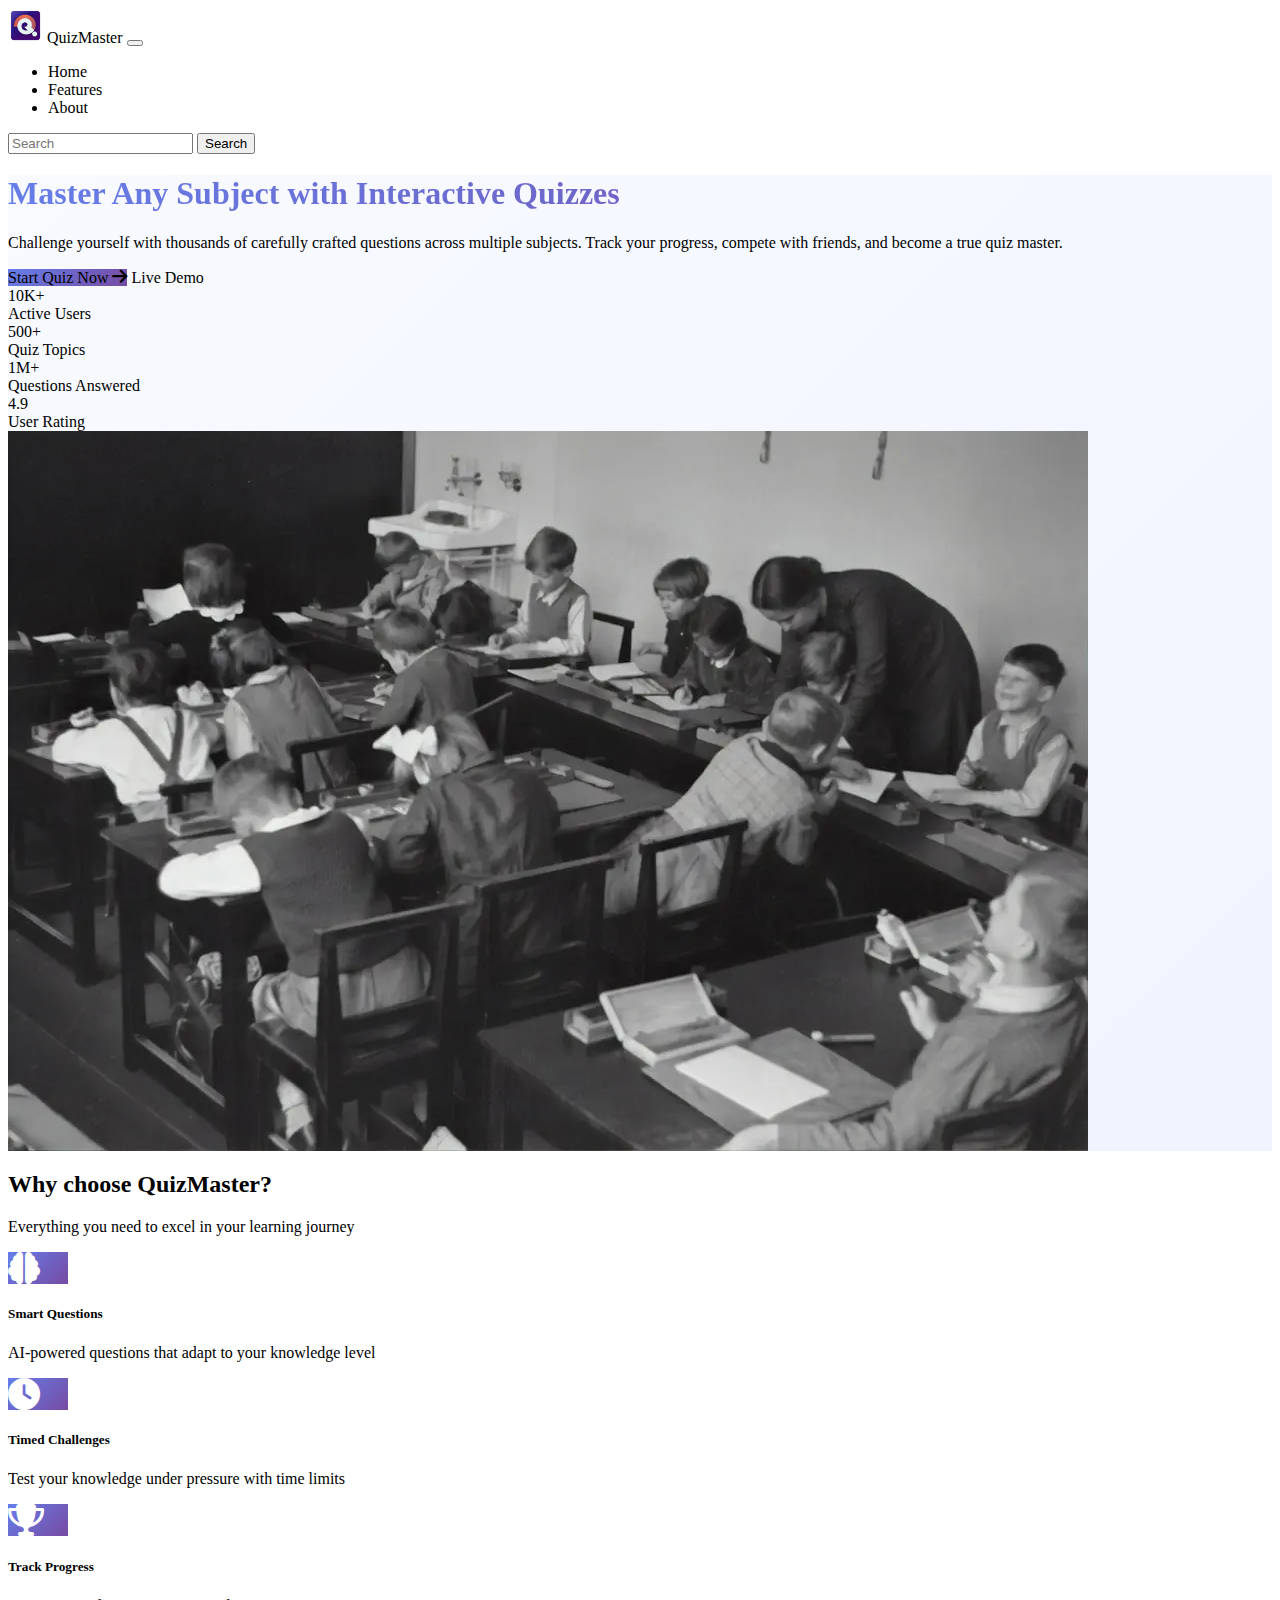
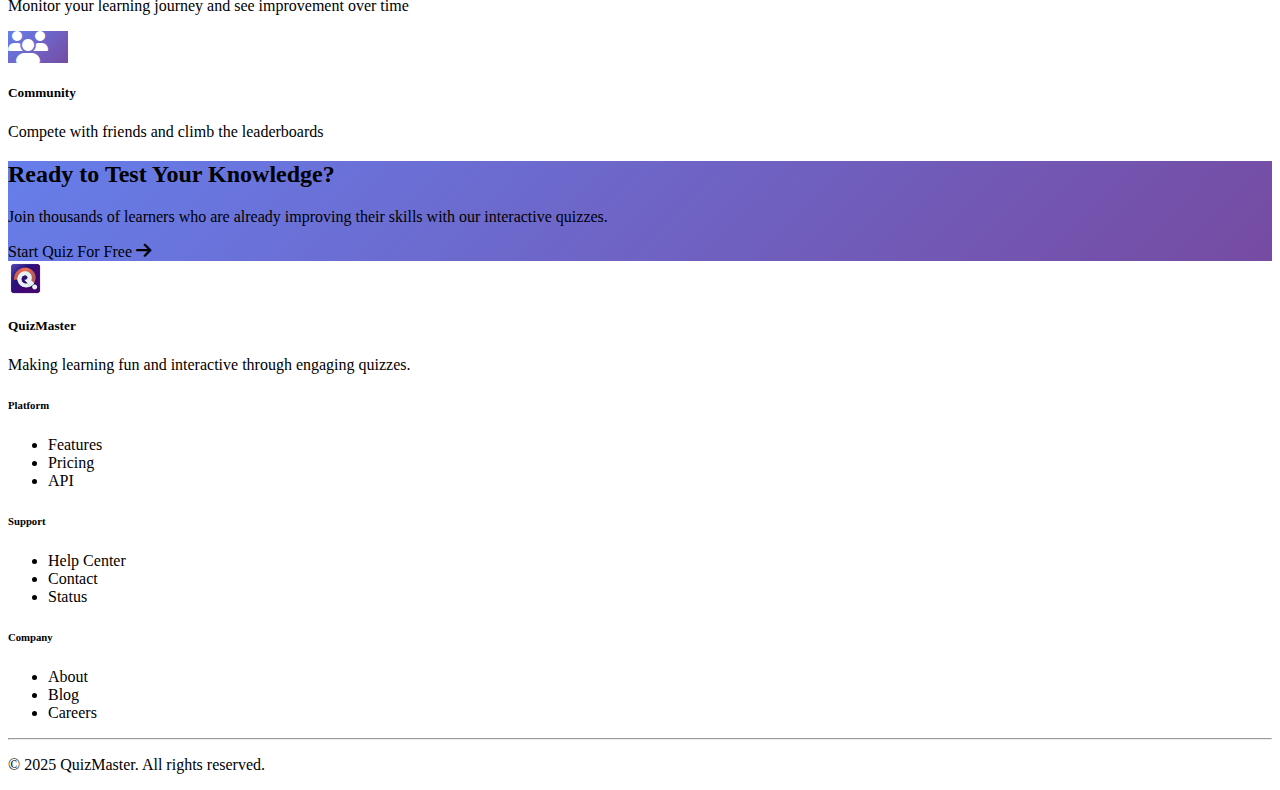
<file: index.html>
<html lang="en">
<head>
    <meta charset="UTF-8">
    <meta name="viewport" content="width=device-width, initial-scale=1.0">
    <meta name="description" content="QuizMaster - Fun and interactive quizzes to test your knowledge, track progress, and compete with friends.">
    <title>QuizMaster</title>
    <!-- fontawsome -->
    <link rel="preload" href="https://cdnjs.cloudflare.com/ajax/libs/font-awesome/6.4.2/css/all.min.css" as="style" onload="this.onload=null;this.rel='stylesheet'">
    <noscript><link rel="stylesheet" href="https://cdnjs.cloudflare.com/ajax/libs/font-awesome/6.4.2/css/all.min.css"></noscript>
    <link rel="icon" type="image/png" href="images/logo.webp">

    <link href="https://cdn.jsdelivr.net/npm/bootstrap@5.3.8/dist/css/bootstrap.min.css" rel="stylesheet" integrity="sha384-sRIl4kxILFvY47J16cr9ZwB07vP4J8+LH7qKQnuqkuIAvNWLzeN8tE5YBujZqJLB" crossorigin="anonymous">
    <link rel="stylesheet" href="css/main.css">
</head>
<body>
    <nav class="navbar navbar-expand-lg bg-white sticky-top shadow-sm">
        <div class="container">
            <a class="navbar-brand fw-bold d-flex justify-content-center align-items-center" href="#">
                <img src="images/logo.webp" alt="logo" width="35" class="object-fit-cover object-fit-cover rounded-circle">
                QuizMaster
            </a>
            <button class="navbar-toggler" type="button" data-bs-toggle="collapse" data-bs-target="#navbarSupportedContent" aria-controls="navbarSupportedContent" aria-expanded="false" aria-label="Toggle navigation">
            <span class="navbar-toggler-icon"></span>
            </button>
            <div class="collapse navbar-collapse mb-4 mb-lg-0 " id="navbarSupportedContent">
            <ul class="navbar-nav ms-auto ">
                <li class="nav-item me-2">
                <a class="nav-link active" aria-current="page" href="#">Home</a>
                </li>
                <li class="nav-item me-2">
                <a class="nav-link active" aria-current="page" href="#features">Features</a>
                </li>
                <li class="nav-item me-2">
                <a class="nav-link" href="#">About</a>
                </li>
            </ul>
            <form class="d-flex align-items-center mb-0" role="search">
                        <input class="form-control me-2" type="search" placeholder="Search" aria-label="Search"/>
                        <button class="btn btn-outline-success" type="submit">Search</button>
            </form>
            </div>
        </div>
    </nav>
    <div class="landing">
        <div class="container pt-5 pb-5">
            <div class="row">
                <div class="text col-12 col-lg-6 mb-5 mb-lg-0 d-flex flex-column align-items-center align-items-lg-start">
                    <h1 class="display-3 fw-bold mb-4 gradient-text text-center text-lg-start">
                        Master Any Subject with Interactive Quizzes
                    </h1>
                    <p class="lead text-muted mb-4 col-lg-10 text-center text-lg-start">
                        Challenge yourself with thousands of carefully crafted questions across multiple subjects. Track your progress, compete with friends, and become a true quiz master.
                    </p>
                    <div class="d-flex flex-column flex-sm-row gap-3 mb-5">
                        <a class="text-white btn btn-primary btn-lg px-4 py-3 rounded-3 gradient-btn " href="QuizPages/getStart.html">Start Quiz Now <i class="fa-solid fa-arrow-right" style="font-size: 1.1rem;"></i></a>
                        <a href="#" class="btn btn-outline-secondary btn-lg px-4 py-3 rounded-3">Live Demo</a>
                    </div>
                    <div class="row g-4 pt-4">
                        <div class="col-6 col-lg-3 text-center">
                            <div class="h4 fw-bold mb-1">10K+</div>
                            <div class="small text-muted">Active Users</div>
                        </div>
                        <div class="col-6 col-lg-3 text-center">
                            <div class="h4 fw-bold mb-1">500+</div>
                            <div class="small text-muted">Quiz Topics</div>
                        </div>
                        <div class="col-6 col-lg-3 text-center">
                            <div class="h4 fw-bold mb-1">1M+</div>
                            <div class="small text-muted">Questions Answered</div>
                        </div>
                        <div class="col-6 col-lg-3 text-center">
                            <div class="h4 fw-bold mb-1">4.9</div>
                            <div class="small text-muted">User Rating</div>
                        </div>
                    </div>
                </div>
                <div class="image col-12 col-lg-6 d-flex align-items-center ">
                    <img src="images/landing.webp" alt="quiz illustration" class="img-fluid rounded-5">
                </div>
            </div>
        </div>
    </div>
    <div class="features pt-5 pb-5">
        <div class="container">
            <div class="heading text-center mb-5">
                <h2 class="text-capitalize fw-bold ">Why choose QuizMaster?</h2>
                <p class="lead text-muted">Everything you need to excel in your learning journey</p>
            </div>
            <div class="row g-4 " id="features">
                <div class="col-12 col-md-6 col-lg-3 ">
                    <div class="feature-card bg-body-tertiary rounded-4 p-4 d-flex flex-column shadow-sm align-items-center h-100">
                        <div class="icon gradient-icon p-2 mb-3 rounded-3 d-flex justify-content-center align-items-center">
                            <i class="fa-solid fa-brain fa-2x "></i>
                        </div>
                        <div class="text text-center">
                            <h5 class="fw-bold mb-3">Smart Questions</h5>
                            <p class="text-muted">AI-powered questions that adapt to your knowledge level</p>
                        </div>
                    </div>
                </div>
                <div class="col-12 col-md-6 col-lg-3 ">
                    <div class="feature-card bg-body-tertiary rounded-4 p-4 d-flex flex-column shadow-sm align-items-center h-100 ">
                        <div class="icon gradient-icon p-2 mb-3 rounded-3 d-flex justify-content-center align-items-center">
                            <i class="fa-solid fa-clock fa-2x "></i>
                        </div>
                        <div class="text text-center">
                            <h5 class="fw-bold mb-3">Timed Challenges</h5>
                            <p class="text-muted">Test your knowledge under pressure with time limits</p>
                        </div>
                    </div>
                </div>
                <div class="col-12 col-md-6 col-lg-3">
                    <div class="feature-card bg-body-tertiary rounded-4 p-4 d-flex flex-column shadow-sm align-items-center h-100 ">
                        <div class="icon gradient-icon p-2 mb-3 rounded-3 d-flex justify-content-center align-items-center">
                            <i class="fa-solid fa-trophy fa-2x "></i>
                        </div>
                        <div class="text text-center">
                            <h5 class="fw-bold mb-3">Track Progress</h5>
                            <p class="text-muted">Monitor your learning journey and see improvement over time</p>
                        </div>
                    </div>
                </div>
                <div class="col-12 col-md-6 col-lg-3">
                    <div class="feature-card bg-body-tertiary rounded-4 p-4 d-flex flex-column shadow-sm align-items-center h-100 ">
                        <div class="icon gradient-icon p-2 mb-3 rounded-3 d-flex justify-content-center align-items-center">
                            <i class="fa-solid fa-users fa-2x "></i>
                        </div>
                        <div class="text text-center">
                            <h5 class="fw-bold mb-3">Community</h5>
                            <p class="text-muted">Compete with friends and climb the leaderboards</p>
                        </div>
                    </div>
                </div>
            </div>
        </div>
    </div>
    <div class="getstart pt-5 pb-5 ">
        <div class="container">
            <div class="heading text-center text-white ">
                <h2 class="text-capitalize fw-bold mb-4 ">Ready to Test Your Knowledge?</h2>
                <p class="lead opacity-75 mb-5">Join thousands of learners who are already improving their skills with our interactive quizzes.</p>
                    <a class="btn btn-light  btn-lg px-4 py-3 rounded-3 text-black " href="QuizPages/getStart.html">Start Quiz For Free <i class="fa-solid fa-arrow-right" style="font-size: 1.1rem;"></i></a>            
            </div>
        </div>
    </div>
    <footer class="bg-dark text-light py-5">
            <div class="container text-white">
                <div class="row g-4">
                    <div class="col-md-6 col-lg-3">
                        <div class="d-flex align-items-center mb-3">
                            <img src="images/logo.webp" alt="logo" width="35" class="object-fit-cover object-fit-cover rounded-circle">
                            <h5 class="m-0">QuizMaster</h3>
                        </div>
                        <p class="small col-9 ">Making learning fun and interactive through engaging quizzes.</p>
                    </div>
                    <div class="col-md-6 col-lg-3">
                        <h6 class="fw-bold text-white mb-3">Platform</h6>
                        <ul class="list-unstyled">
                            <li><a href="#" class="text-decoration-none small">Features</a></li>
                            <li><a href="#" class="text-decoration-none small">Pricing</a></li>
                            <li><a href="#" class="text-decoration-none small">API</a></li>
                        </ul>
                    </div>
                    <div class="col-md-6 col-lg-3">
                        <h6 class="fw-bold text-white mb-3">Support</h6>
                        <ul class="list-unstyled">
                            <li><a href="#" class=" text-decoration-none small">Help Center</a></li>
                            <li><a href="#" class=" text-decoration-none small">Contact</a></li>
                            <li><a href="#" class=" text-decoration-none small">Status</a></li>
                        </ul>
                    </div>
                    <div class="col-md-6 col-lg-3">
                        <h6 class="fw-bold text-white mb-3">Company</h6>
                        <ul class="list-unstyled">
                            <li><a href="#" class="text-decoration-none small">About</a></li>
                            <li><a href="#" class="text-decoration-none small">Blog</a></li>
                            <li><a href="#" class="text-decoration-none small">Careers</a></li>
                        </ul>
                    </div>
                </div>
                <hr class="border-secondary my-4">
                <div class="text-center">
                    <p class="small mb-0">&copy; 2025 QuizMaster. All rights reserved.</p>
                </div>
            </div>
        </footer>

    <script src="https://cdn.jsdelivr.net/npm/bootstrap@5.3.8/dist/js/bootstrap.bundle.min.js" integrity="sha384-FKyoEForCGlyvwx9Hj09JcYn3nv7wiPVlz7YYwJrWVcXK/BmnVDxM+D2scQbITxI" crossorigin="anonymous"></script>
</body>
</html>
</file>
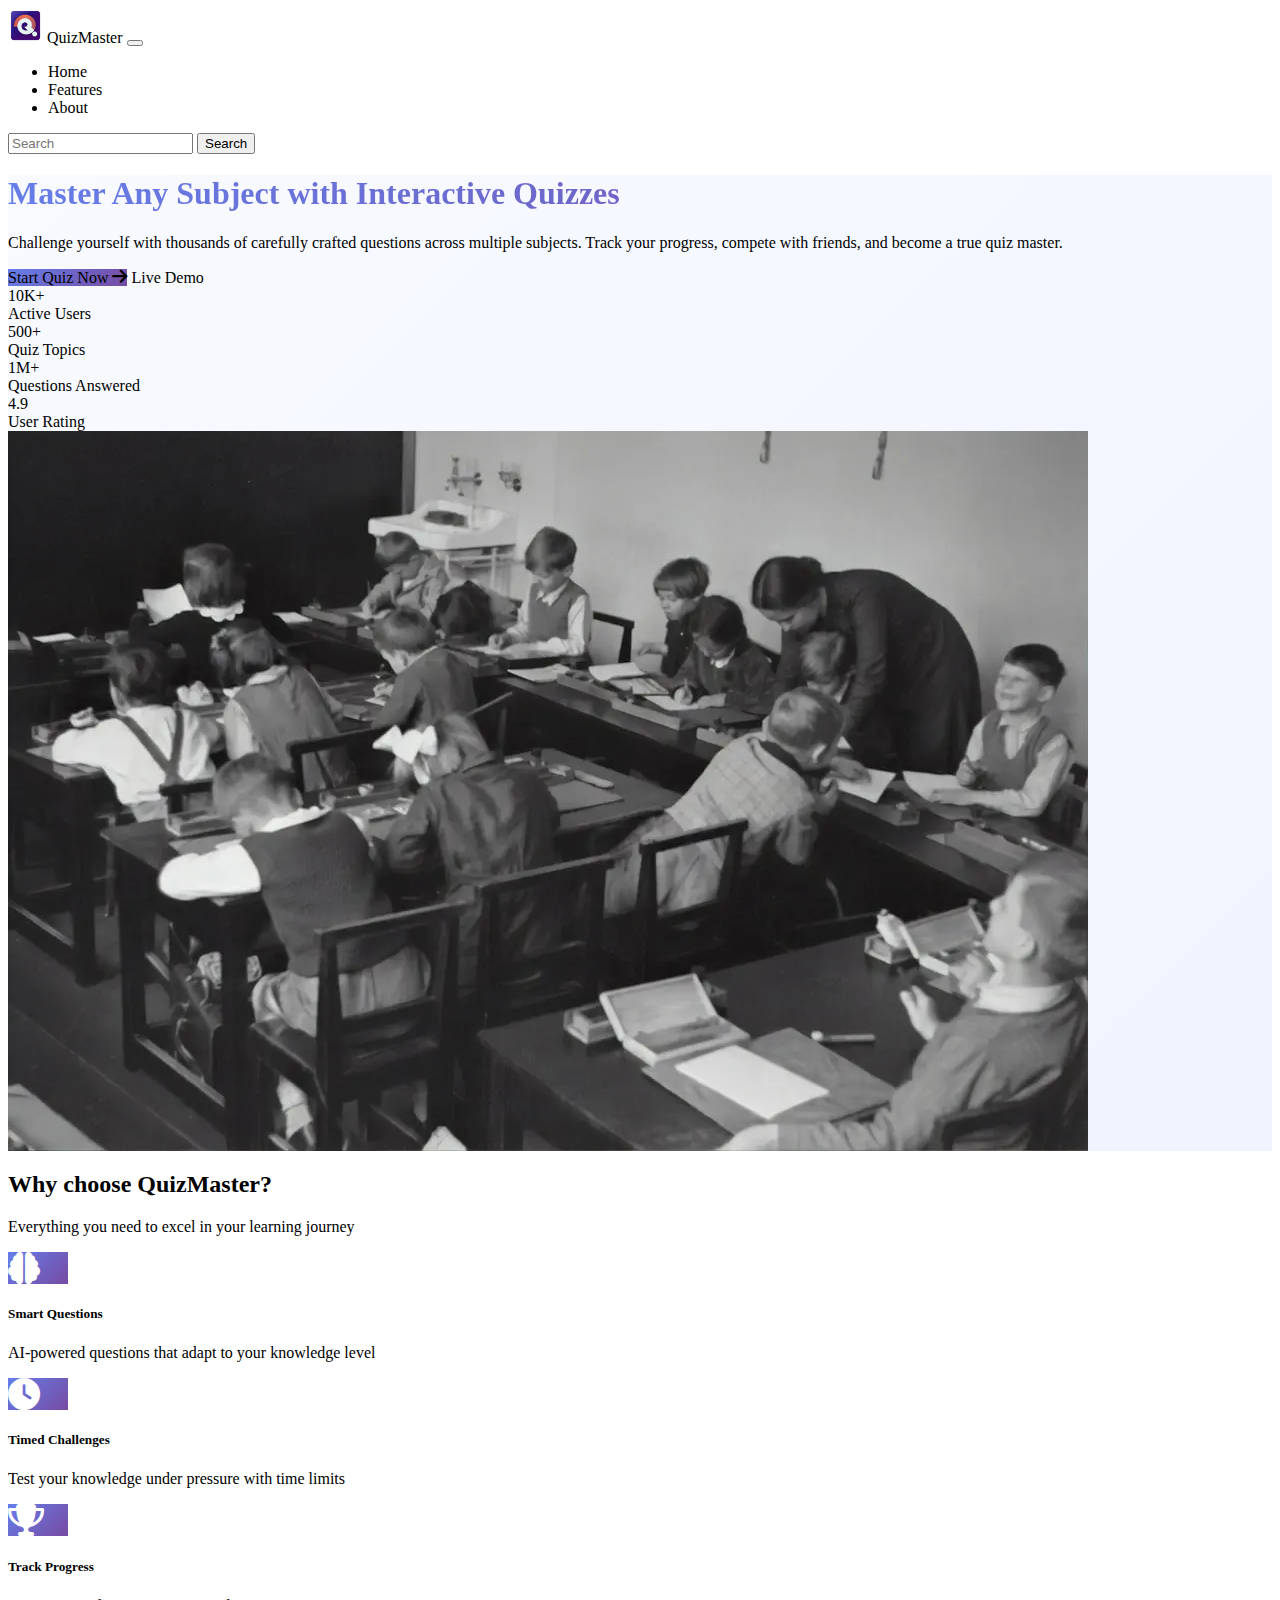
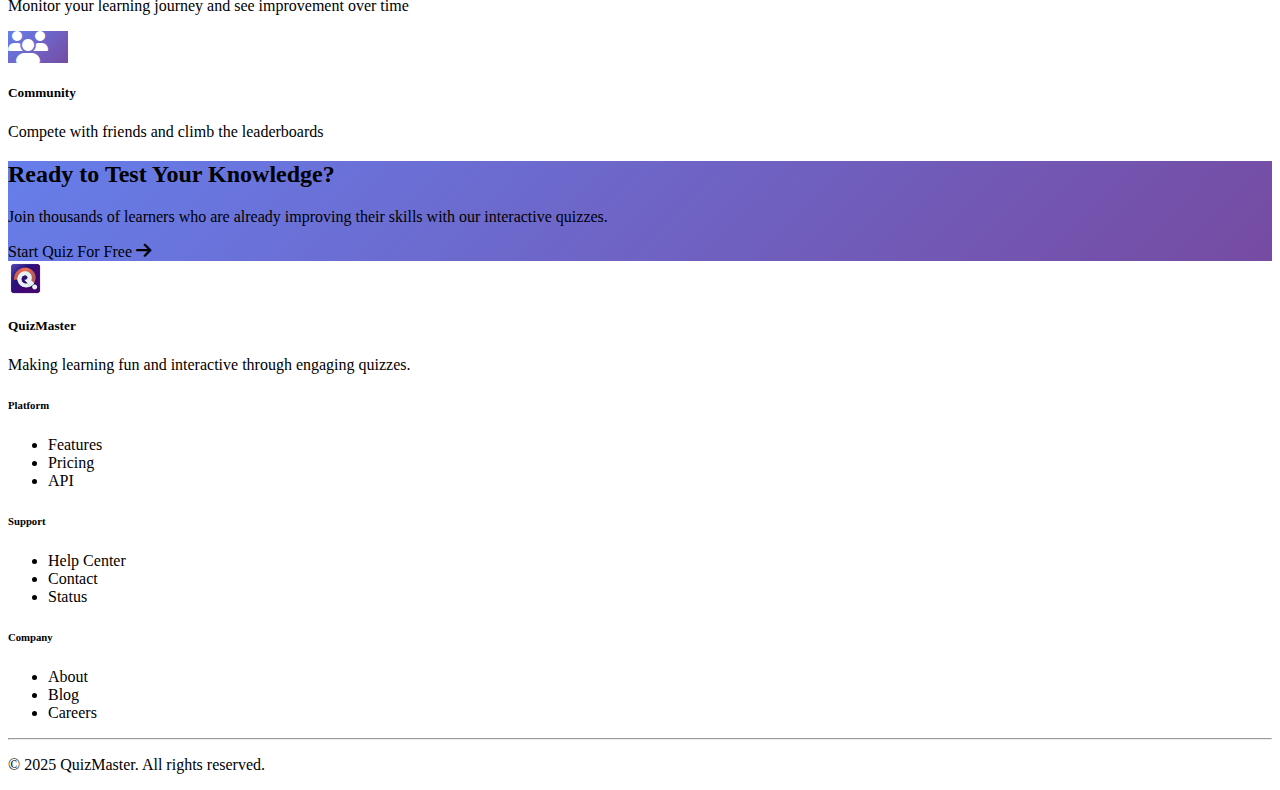
<file: QuizPages/index.html>
<html lang="en">
<head>
    <meta charset="UTF-8">
    <meta name="viewport" content="width=device-width, initial-scale=1.0">
    <meta name="description" content="QuizMaster - Fun and interactive quizzes to test your knowledge, track progress, and compete with friends.">
    <title>Quiz App</title>
    <!-- fontawsome -->
    <link rel="preload" href="https://cdnjs.cloudflare.com/ajax/libs/font-awesome/6.4.2/css/all.min.css" as="style" onload="this.onload=null;this.rel='stylesheet'">
    <noscript><link rel="stylesheet" href="https://cdnjs.cloudflare.com/ajax/libs/font-awesome/6.4.2/css/all.min.css"></noscript>
    <link rel="icon" type="image/png" href="../images/logo.webp">

    <link href="https://cdn.jsdelivr.net/npm/bootstrap@5.3.8/dist/css/bootstrap.min.css" rel="stylesheet" integrity="sha384-sRIl4kxILFvY47J16cr9ZwB07vP4J8+LH7qKQnuqkuIAvNWLzeN8tE5YBujZqJLB" crossorigin="anonymous">
    <link rel="stylesheet" href="../css/main.css">
</head>
<body>
    <nav class="navbar navbar-expand-lg bg-white sticky-top shadow-sm">
        <div class="container">
            <a class="navbar-brand fw-bold d-flex justify-content-center align-items-center" href="#">
                <img src="../images/logo.webp" alt="logo" width="35" class="object-fit-cover object-fit-cover rounded-circle">
                QuizMaster
            </a>
            <button class="navbar-toggler" type="button" data-bs-toggle="collapse" data-bs-target="#navbarSupportedContent" aria-controls="navbarSupportedContent" aria-expanded="false" aria-label="Toggle navigation">
            <span class="navbar-toggler-icon"></span>
            </button>
            <div class="collapse navbar-collapse mb-4 mb-lg-0 " id="navbarSupportedContent">
            <ul class="navbar-nav ms-auto ">
                <li class="nav-item me-2">
                <a class="nav-link active" aria-current="page" href="#">Home</a>
                </li>
                <li class="nav-item me-2">
                <a class="nav-link active" aria-current="page" href="#features">Features</a>
                </li>
                <li class="nav-item me-2">
                <a class="nav-link" href="#">About</a>
                </li>
            </ul>
            <form class="d-flex align-items-center mb-0" role="search">
                        <input class="form-control me-2" type="search" placeholder="Search" aria-label="Search"/>
                        <button class="btn btn-outline-success" type="submit">Search</button>
            </form>
            </div>
        </div>
    </nav>
    <div class="landing">
        <div class="container pt-5 pb-5">
            <div class="row">
                <div class="text col-12 col-lg-6 mb-5 mb-lg-0">
                    <h1 class="display-3 fw-bold mb-4 gradient-text">
                        Master Any Subject with Interactive Quizzes
                    </h1>
                    <p class="lead text-muted mb-4 col-10">
                        Challenge yourself with thousands of carefully crafted questions across multiple subjects. Track your progress, compete with friends, and become a true quiz master.
                    </p>
                    <div class="d-flex flex-column flex-sm-row gap-3 mb-5">
                        <a class="text-white btn btn-primary btn-lg px-4 py-3 rounded-3 gradient-btn " href="getStart.html">Start Quiz Now <i class="fa-solid fa-arrow-right" style="font-size: 1.1rem;"></i></a>
                        <a href="#" class="btn btn-outline-secondary btn-lg px-4 py-3 rounded-3">Live Demo</a>
                    </div>
                    <div class="row g-4 pt-4">
                        <div class="col-6 col-lg-3 text-center">
                            <div class="h4 fw-bold mb-1">10K+</div>
                            <div class="small text-muted">Active Users</div>
                        </div>
                        <div class="col-6 col-lg-3 text-center">
                            <div class="h4 fw-bold mb-1">500+</div>
                            <div class="small text-muted">Quiz Topics</div>
                        </div>
                        <div class="col-6 col-lg-3 text-center">
                            <div class="h4 fw-bold mb-1">1M+</div>
                            <div class="small text-muted">Questions Answered</div>
                        </div>
                        <div class="col-6 col-lg-3 text-center">
                            <div class="h4 fw-bold mb-1">4.9</div>
                            <div class="small text-muted">User Rating</div>
                        </div>
                    </div>
                </div>
                <div class="image col-12 col-lg-6 d-flex align-items-center ">
                    <img src="../images/landing.webp" alt="quiz illustration" class="img-fluid rounded-5">
                </div>
            </div>
        </div>
    </div>
    <div class="features pt-5 pb-5">
        <div class="container">
            <div class="heading text-center mb-5">
                <h2 class="text-capitalize fw-bold ">Why choose QuizMaster?</h2>
                <p class="lead text-muted">Everything you need to excel in your learning journey</p>
            </div>
            <div class="row g-4 " id="features">
                <div class="col-12 col-md-6 col-lg-3 ">
                    <div class="feature-card bg-body-tertiary rounded-4 p-4 d-flex flex-column shadow-sm align-items-center h-100">
                        <div class="icon gradient-icon p-2 mb-3 rounded-3 d-flex justify-content-center align-items-center">
                            <i class="fa-solid fa-brain fa-2x "></i>
                        </div>
                        <div class="text text-center">
                            <h5 class="fw-bold mb-3">Smart Questions</h5>
                            <p class="text-muted">AI-powered questions that adapt to your knowledge level</p>
                        </div>
                    </div>
                </div>
                <div class="col-12 col-md-6 col-lg-3 ">
                    <div class="feature-card bg-body-tertiary rounded-4 p-4 d-flex flex-column shadow-sm align-items-center h-100 ">
                        <div class="icon gradient-icon p-2 mb-3 rounded-3 d-flex justify-content-center align-items-center">
                            <i class="fa-solid fa-clock fa-2x "></i>
                        </div>
                        <div class="text text-center">
                            <h5 class="fw-bold mb-3">Timed Challenges</h5>
                            <p class="text-muted">Test your knowledge under pressure with time limits</p>
                        </div>
                    </div>
                </div>
                <div class="col-12 col-md-6 col-lg-3">
                    <div class="feature-card bg-body-tertiary rounded-4 p-4 d-flex flex-column shadow-sm align-items-center h-100 ">
                        <div class="icon gradient-icon p-2 mb-3 rounded-3 d-flex justify-content-center align-items-center">
                            <i class="fa-solid fa-trophy fa-2x "></i>
                        </div>
                        <div class="text text-center">
                            <h5 class="fw-bold mb-3">Track Progress</h5>
                            <p class="text-muted">Monitor your learning journey and see improvement over time</p>
                        </div>
                    </div>
                </div>
                <div class="col-12 col-md-6 col-lg-3">
                    <div class="feature-card bg-body-tertiary rounded-4 p-4 d-flex flex-column shadow-sm align-items-center h-100 ">
                        <div class="icon gradient-icon p-2 mb-3 rounded-3 d-flex justify-content-center align-items-center">
                            <i class="fa-solid fa-users fa-2x "></i>
                        </div>
                        <div class="text text-center">
                            <h5 class="fw-bold mb-3">Community</h5>
                            <p class="text-muted">Compete with friends and climb the leaderboards</p>
                        </div>
                    </div>
                </div>
            </div>
        </div>
    </div>
    <div class="getstart pt-5 pb-5 ">
        <div class="container">
            <div class="heading text-center text-white ">
                <h2 class="text-capitalize fw-bold mb-4 ">Ready to Test Your Knowledge?</h2>
                <p class="lead opacity-75 mb-5">Join thousands of learners who are already improving their skills with our interactive quizzes.</p>
                    <a class="btn btn-light  btn-lg px-4 py-3 rounded-3 text-black " href="getStart.html">Start Quiz For Free <i class="fa-solid fa-arrow-right" style="font-size: 1.1rem;"></i></a>            
            </div>
        </div>
    </div>
    <footer class="bg-dark text-light py-5">
            <div class="container text-white">
                <div class="row g-4">
                    <div class="col-md-6 col-lg-3">
                        <div class="d-flex align-items-center mb-3">
                            <img src="../images/logo.webp" alt="logo" width="35" class="object-fit-cover object-fit-cover rounded-circle">
                            <h5 class="m-0">QuizMaster</h3>
                        </div>
                        <p class="small col-9 ">Making learning fun and interactive through engaging quizzes.</p>
                    </div>
                    <div class="col-md-6 col-lg-3">
                        <h6 class="fw-bold text-white mb-3">Platform</h6>
                        <ul class="list-unstyled">
                            <li><a href="#" class="text-decoration-none small">Features</a></li>
                            <li><a href="#" class="text-decoration-none small">Pricing</a></li>
                            <li><a href="#" class="text-decoration-none small">API</a></li>
                        </ul>
                    </div>
                    <div class="col-md-6 col-lg-3">
                        <h6 class="fw-bold text-white mb-3">Support</h6>
                        <ul class="list-unstyled">
                            <li><a href="#" class=" text-decoration-none small">Help Center</a></li>
                            <li><a href="#" class=" text-decoration-none small">Contact</a></li>
                            <li><a href="#" class=" text-decoration-none small">Status</a></li>
                        </ul>
                    </div>
                    <div class="col-md-6 col-lg-3">
                        <h6 class="fw-bold text-white mb-3">Company</h6>
                        <ul class="list-unstyled">
                            <li><a href="#" class="text-decoration-none small">About</a></li>
                            <li><a href="#" class="text-decoration-none small">Blog</a></li>
                            <li><a href="#" class="text-decoration-none small">Careers</a></li>
                        </ul>
                    </div>
                </div>
                <hr class="border-secondary my-4">
                <div class="text-center">
                    <p class="small mb-0">&copy; 2025 QuizMaster. All rights reserved.</p>
                </div>
            </div>
        </footer>

    <script src="https://cdn.jsdelivr.net/npm/bootstrap@5.3.8/dist/js/bootstrap.bundle.min.js" integrity="sha384-FKyoEForCGlyvwx9Hj09JcYn3nv7wiPVlz7YYwJrWVcXK/BmnVDxM+D2scQbITxI" crossorigin="anonymous"></script>
</body>
</html>
</file>
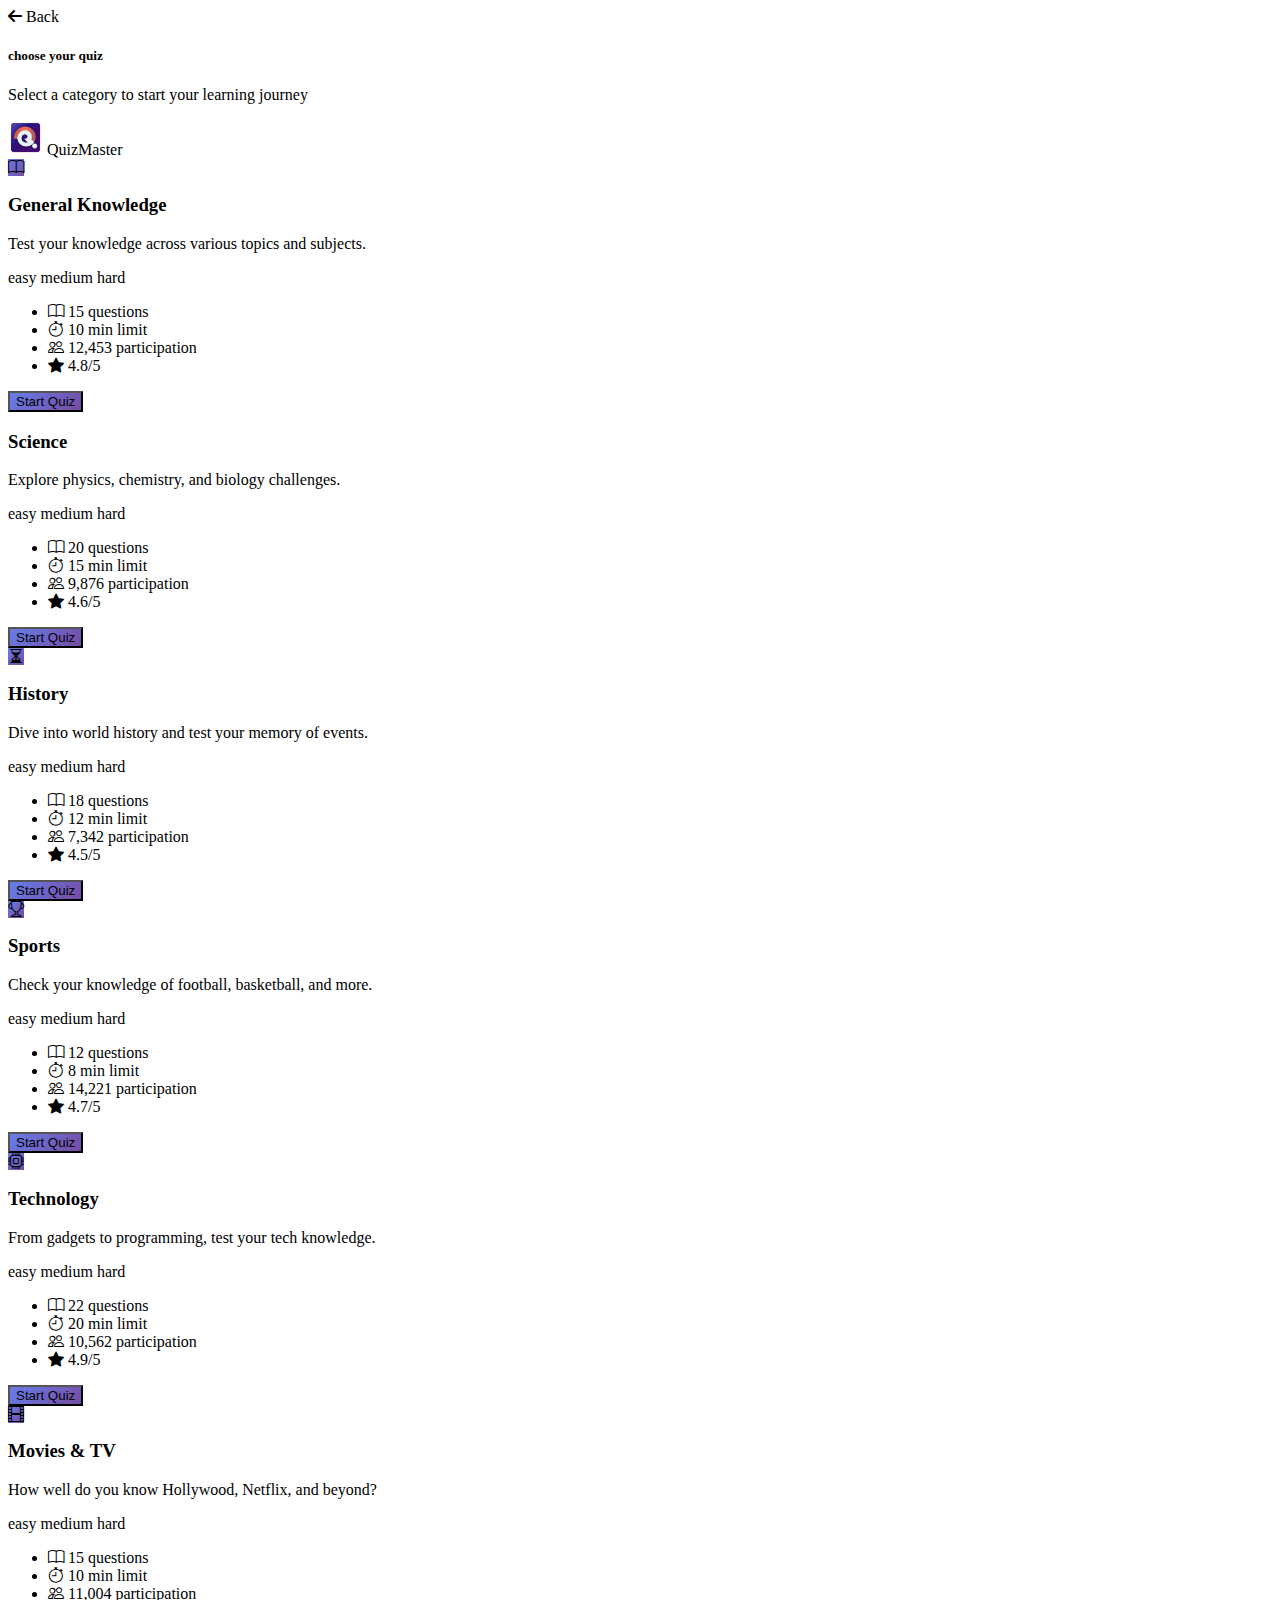
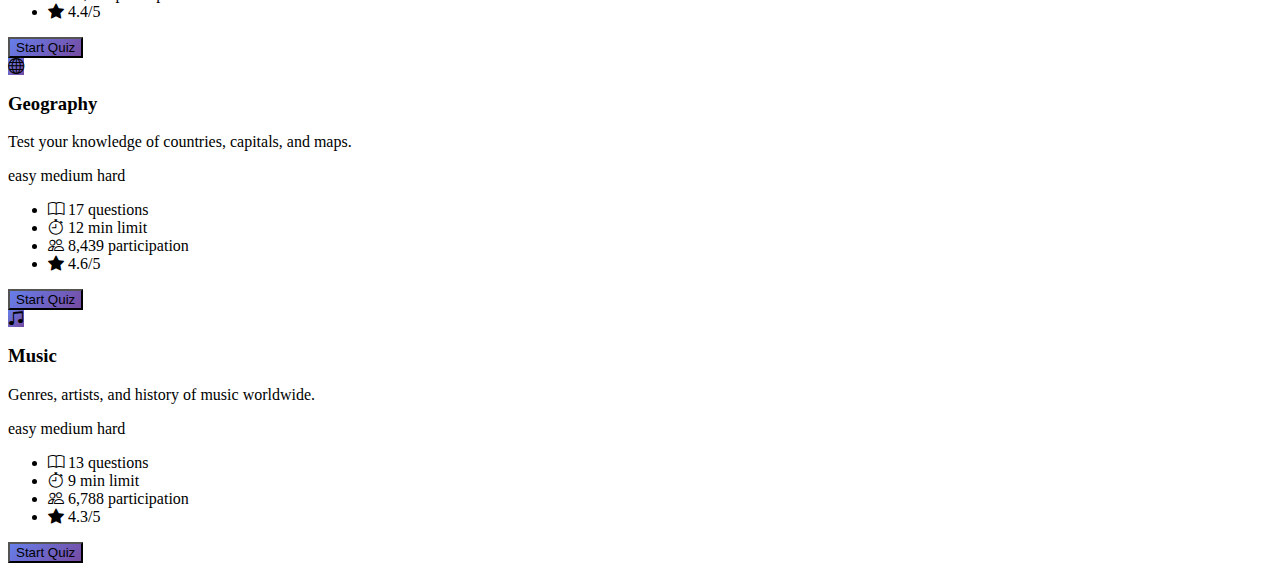
<file: QuizPages/getStart.html>
<html lang="en">
<head>
    <meta charset="UTF-8">
    <meta name="viewport" content="width=device-width, initial-scale=1.0">
    <meta name="description" content="QuizMaster - Fun and interactive quizzes to test your knowledge, track progress, and compete with friends.">
    <title>Quiz App</title>
    <!-- fontawsome -->
    <link rel="preload" href="https://cdnjs.cloudflare.com/ajax/libs/font-awesome/6.4.2/css/all.min.css" as="style" onload="this.onload=null;this.rel='stylesheet'">
    <noscript><link rel="stylesheet" href="https://cdnjs.cloudflare.com/ajax/libs/font-awesome/6.4.2/css/all.min.css"></noscript>
    <link rel="icon" type="image/png" href="../images/logo.webp">
    <link rel="stylesheet" href="https://cdn.jsdelivr.net/npm/bootstrap-icons/font/bootstrap-icons.css">

    <link href="https://cdn.jsdelivr.net/npm/bootstrap@5.3.8/dist/css/bootstrap.min.css" rel="stylesheet" integrity="sha384-sRIl4kxILFvY47J16cr9ZwB07vP4J8+LH7qKQnuqkuIAvNWLzeN8tE5YBujZqJLB" crossorigin="anonymous">
    <link rel="stylesheet" href="../css/main.css">
</head>
<body>
    <nav class="navbar navbar-expand-lg bg-white sticky-top shadow-sm">
        <div class="container justify-content-between gap-3">
            <div class="d-flex align-items-center gap-3">
                <a href="../index.html" class="text-muted btn"><i class="fa-solid fa-arrow-left" style="font-size: 1rem;"></i>  Back</a>
                <div class="text" style="width: fit-content;">
                    <h5 class="text-capitalize mb-1 " style="width: fit-content;">choose your quiz</h3>
                    <p class="text-muted m-0  ">Select a category to start your learning journey</p>
                </div>
            </div>
            <a class="navbar-brand fw-bold d-flex justify-content-center align-items-center d-none d-sm-block" href="#">
            <img src="../images/logo.webp" alt="logo" width="35" class="object-fit-cover object-fit-cover rounded-circle">
            <span class="d-none d-md-inline">QuizMaster</span>
            </a>
        </div>
    </nav>
    <div class="categorys pt-5 pb-5">
        <div class="container">
            <div class="row g-4" id="cat-container">
                <!-- to be populated using js -->
                <!-- temp data to test styling  -->
                <template id="cat-template">
                    <div class="col-md-6 col-lg-4 col-xl-3 d-flex">
                        <div class="cat-card bg-body-tertiary p-4 rounded-4 shadow-sm w-100">
                            <div class="cat-title">
                                <i class="bi bi-book bg-hero d-block fs-3 mb-3 p-3 rounded text-white "></i>
                                <h3 class="fw-bold"></h3>
                                <p class="text-muted"></p>
                            </div>
                            <span class="badge bg-success rounded-pill mb-3 ">easy</span>
                            <span class="badge bg-warning rounded-pill">medium</span>
                            <span class="badge bg-danger rounded-pill">hard</span>
                            <ul class="cat-info list-unstyled text-muted">
                                <li class="questions mb-2"><i class="bi bi-book"></i> <span>n</span> questions</li>
                                <li class="time mb-2"><i class="bi bi-stopwatch"></i> <span>time</span> limit</li>
                                <li class="participation mb-2"><i class="bi bi-people"></i> <span>n</span> participation</li>
                                <li class="rate mb-2"><i class="bi bi-star-fill text-warning"></i> <span>rating</span></li>
                            </ul>
                            <button class="btn w-100 rounded-pill bg-hero text-white mt-3 startQuiz-btn">Start Quiz</button>
                        </div>
                    </div>
                </template>
            </div>
        </div>
    </div>
    <script type="module" src="../js/getStart.js"></script>
</body>
</html>
</file>
<file: css/main.css>
:root {
    --primary-gradient: linear-gradient(135deg, #667eea 0%, #764ba2 100%);
    --hero-gradient: linear-gradient(135deg, #f093fb 0%, #f5576c 100%);
    --card-shadow: 0 10px 25px rgba(0, 0, 0, 0.1);
    --transition: all 0.3s 
ease;
}
a{
    text-decoration: none;
    color: inherit;
}
.gradient-text {
    background: var(--primary-gradient);
    -webkit-background-clip: text;
    -webkit-text-fill-color: transparent;
    background-clip: text;
}
/* navbar */
.navbar-toggler:focus{
    box-shadow: none;
}
/* landing page */
.landing{
    background: linear-gradient(135deg, #f8faff 0%, #f0f4ff 100%);
}
.gradient-btn {
    background: var(--primary-gradient);
    border: none;
    transition: var(--transition);
}
.gradient-bg{
    background: var(--primary-gradient);
    color: white;
}
.btn{
    transition: var(--transition);
}
.gradient-btn:hover , .btn:hover{
    box-shadow: var(--card-shadow);
    transform: translateY(-2px);
}
/* features section */
.gradient-icon{
    background: var(--primary-gradient);
    color : white;
    width: 60px;
    
}
.feature-card{
    /* box-shadow: var(--card-shadow); */
    transition: var(--transition);
}
.feature-card:hover{
    transform: translateY(-5px);
    box-shadow: var(--card-shadow);
}
/* get start section */
.getstart{
    background: var(--primary-gradient);
}

/**********************************************************************************/
.bg-hero{
    background: var(--primary-gradient);
}
.cat-card .cat-title i{
    width: fit-content;
}
.cat-card{
    transition: var(--transition);
}
.cat-card:hover{
    box-shadow: var(--card-shadow) !important;
    transform : translateY(-5px)
}
.choice-letter{
    width: 40px;
    height: 40px;
    border-radius: 50%;
    border: 2px solid black;
    padding: 5px;
    display: flex;
    justify-content: center;
    align-items: center;
    font-weight: bold;
    font-size: 1.25rem;
}
.choice-text{
    font-size: 1.25rem;
    display: inline-block;
}
/*************************************************/
.question-text .choices li{
    transition: var(--transition);
}
.hover-enable:hover{
    background: #cfe2ff !important;
}
</file>
